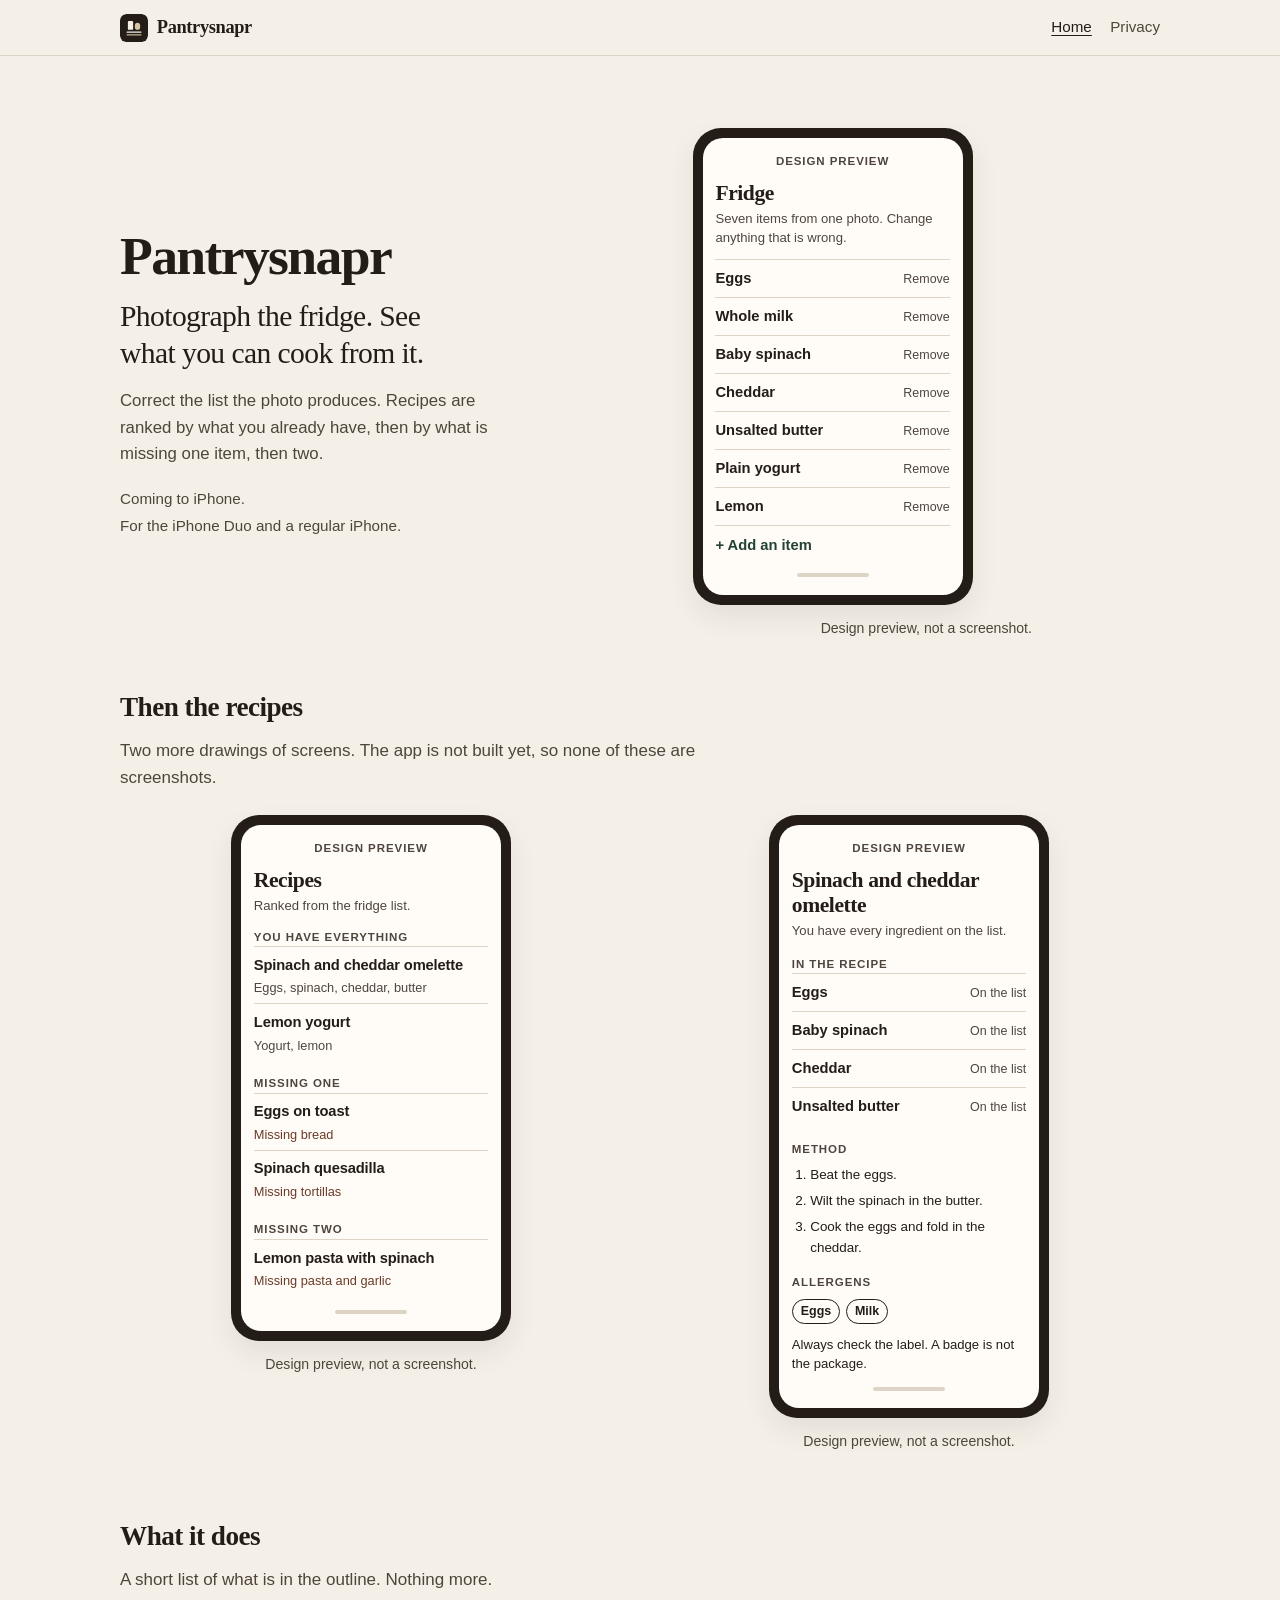
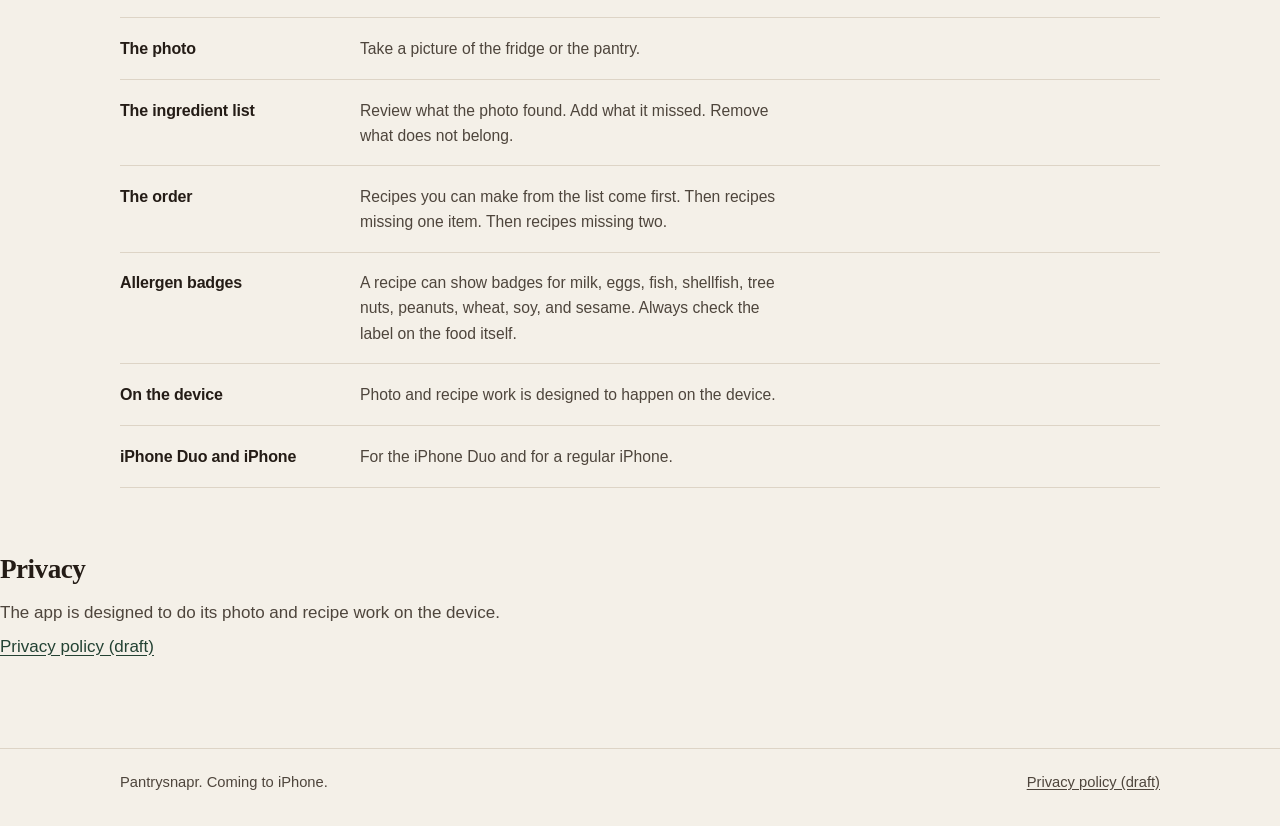
<file: index.html>
<!DOCTYPE html>
<html lang="en">
<head>
  <meta charset="utf-8">
  <meta name="viewport" content="width=device-width, initial-scale=1">
  <title>Pantrysnapr — a photo of the fridge, then recipes from what is in it</title>
  <meta name="description" content="Pantrysnapr is an upcoming iPhone app. Photograph the fridge or pantry, edit the ingredient list, and see recipes ranked by what you already have, then what is missing one or two items. Allergens are badged. Coming to iPhone.">
  <meta name="theme-color" content="#f4f0e8">
  <link rel="icon" href="favicon.svg" type="image/svg+xml">
  <link rel="stylesheet" href="styles.css">
</head>
<body>
  <a class="skip" href="#main">Skip to content</a>

  <header class="site-header">
    <nav class="nav" aria-label="Primary">
      <a class="brand" href="index.html" aria-current="page">
        <img class="brand-mark" src="favicon.svg" width="28" height="28" alt="">
        <span>Pantrysnapr</span>
      </a>
      <ul class="nav-links">
        <li><a href="index.html" aria-current="page">Home</a></li>
        <li><a href="privacy.html">Privacy</a></li>
      </ul>
    </nav>
  </header>

  <main id="main">
    <section class="hero" aria-labelledby="site-title">
      <div class="wrap hero-inner">
        <div class="hero-copy">
          <p class="wordmark">Pantrysnapr</p>
          <h1 id="site-title">Photograph the fridge. See what you can cook from it.</h1>
          <p class="lede">Correct the list the photo produces. Recipes are ranked by what you already have, then by what is missing one item, then two.</p>
          <p class="device-note">Coming to iPhone.</p>
          <p class="device-note">For the iPhone Duo and a regular iPhone.</p>
        </div>

        <figure class="hero-visual">
          <div class="phone">
            <div class="phone-frame">
              <div class="phone-screen">
                <p class="preview-tag">Design preview</p>
                <p class="screen-title">Fridge</p>
                <p class="screen-sub">Seven items from one photo. Change anything that is wrong.</p>
                <ul class="ing-list">
                  <li><span>Eggs</span><span class="row-action">Remove</span></li>
                  <li><span>Whole milk</span><span class="row-action">Remove</span></li>
                  <li><span>Baby spinach</span><span class="row-action">Remove</span></li>
                  <li><span>Cheddar</span><span class="row-action">Remove</span></li>
                  <li><span>Unsalted butter</span><span class="row-action">Remove</span></li>
                  <li><span>Plain yogurt</span><span class="row-action">Remove</span></li>
                  <li><span>Lemon</span><span class="row-action">Remove</span></li>
                </ul>
                <p class="add-row"><span aria-hidden="true">+</span> Add an item</p>
                <div class="home-bar" aria-hidden="true"></div>
              </div>
            </div>
          </div>
          <figcaption class="caption">Design preview, not a screenshot.</figcaption>
        </figure>
      </div>
    </section>

    <section class="screens" id="screens" aria-labelledby="screens-title">
      <div class="wrap">
        <div class="screens-head">
          <h2 id="screens-title">Then the recipes</h2>
          <p>Two more drawings of screens. The app is not built yet, so none of these are screenshots.</p>
        </div>
        <div class="screen-grid">
          <figure class="phone">
            <div class="phone-frame">
              <div class="phone-screen">
                <p class="preview-tag">Design preview</p>
                <p class="screen-title">Recipes</p>
                <p class="screen-sub">Ranked from the fridge list.</p>

                <h3 class="group">You have everything</h3>
                <ul class="recipe-list">
                  <li>
                    <p class="recipe-name">Spinach and cheddar omelette</p>
                    <p class="recipe-meta">Eggs, spinach, cheddar, butter</p>
                  </li>
                  <li>
                    <p class="recipe-name">Lemon yogurt</p>
                    <p class="recipe-meta">Yogurt, lemon</p>
                  </li>
                </ul>

                <h3 class="group">Missing one</h3>
                <ul class="recipe-list">
                  <li>
                    <p class="recipe-name">Eggs on toast</p>
                    <p class="recipe-meta missing">Missing bread</p>
                  </li>
                  <li>
                    <p class="recipe-name">Spinach quesadilla</p>
                    <p class="recipe-meta missing">Missing tortillas</p>
                  </li>
                </ul>

                <h3 class="group">Missing two</h3>
                <ul class="recipe-list">
                  <li>
                    <p class="recipe-name">Lemon pasta with spinach</p>
                    <p class="recipe-meta missing">Missing pasta and garlic</p>
                  </li>
                </ul>
                <div class="home-bar" aria-hidden="true"></div>
              </div>
            </div>
            <figcaption class="caption">Design preview, not a screenshot.</figcaption>
          </figure>

          <figure class="phone">
            <div class="phone-frame">
              <div class="phone-screen">
                <p class="preview-tag">Design preview</p>
                <p class="screen-title">Spinach and cheddar omelette</p>
                <p class="screen-sub">You have every ingredient on the list.</p>

                <h3 class="detail-label">In the recipe</h3>
                <ul class="detail-list">
                  <li><span>Eggs</span><span class="have">On the list</span></li>
                  <li><span>Baby spinach</span><span class="have">On the list</span></li>
                  <li><span>Cheddar</span><span class="have">On the list</span></li>
                  <li><span>Unsalted butter</span><span class="have">On the list</span></li>
                </ul>

                <h3 class="detail-label">Method</h3>
                <ol class="method">
                  <li>Beat the eggs.</li>
                  <li>Wilt the spinach in the butter.</li>
                  <li>Cook the eggs and fold in the cheddar.</li>
                </ol>

                <h3 class="detail-label">Allergens</h3>
                <ul class="badges">
                  <li>Eggs</li>
                  <li>Milk</li>
                </ul>
                <p class="label-note">Always check the label. A badge is not the package.</p>
                <div class="home-bar" aria-hidden="true"></div>
              </div>
            </div>
            <figcaption class="caption">Design preview, not a screenshot.</figcaption>
          </figure>
        </div>
      </div>
    </section>

    <section class="features" id="does" aria-labelledby="does-title">
      <div class="wrap">
        <div class="features-head">
          <h2 id="does-title">What it does</h2>
          <p>A short list of what is in the outline. Nothing more.</p>
        </div>
        <ul class="feature-list">
          <li>
            <h3>The photo</h3>
            <p>Take a picture of the fridge or the pantry.</p>
          </li>
          <li>
            <h3>The ingredient list</h3>
            <p>Review what the photo found. Add what it missed. Remove what does not belong.</p>
          </li>
          <li>
            <h3>The order</h3>
            <p>Recipes you can make from the list come first. Then recipes missing one item. Then recipes missing two.</p>
          </li>
          <li>
            <h3>Allergen badges</h3>
            <p>A recipe can show badges for milk, eggs, fish, shellfish, tree nuts, peanuts, wheat, soy, and sesame. Always check the label on the food itself.</p>
          </li>
          <li>
            <h3>On the device</h3>
            <p>Photo and recipe work is designed to happen on the device.</p>
          </li>
          <li>
            <h3>iPhone Duo and iPhone</h3>
            <p>For the iPhone Duo and for a regular iPhone.</p>
          </li>
        </ul>
      </div>
    </section>

    <section class="privacy-band" id="privacy" aria-labelledby="privacy-title">
      <div class="wrap privacy-block">
        <h2 id="privacy-title">Privacy</h2>
        <p>The app is designed to do its photo and recipe work on the device.</p>
        <p><a href="privacy.html">Privacy policy (draft)</a></p>
      </div>
    </section>
  </main>

  <footer class="site-footer">
    <div class="wrap footer-inner">
      <p>Pantrysnapr. Coming to iPhone.</p>
      <div class="footer-links">
        <a href="privacy.html">Privacy policy (draft)</a>
      </div>
    </div>
  </footer>
</body>
</html>
</file>
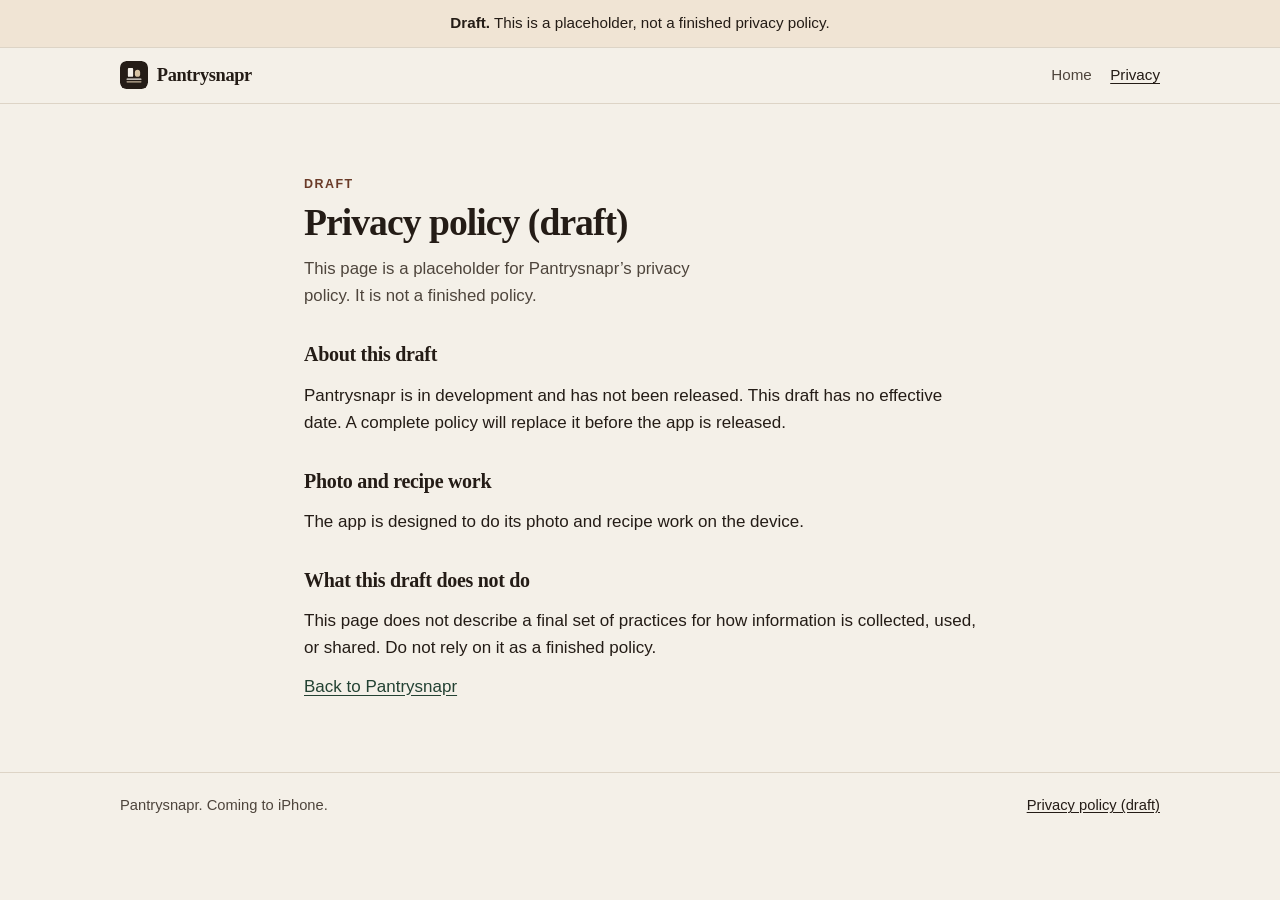
<file: privacy.html>
<!DOCTYPE html>
<html lang="en">
<head>
  <meta charset="utf-8">
  <meta name="viewport" content="width=device-width, initial-scale=1">
  <title>Privacy policy (draft) — Pantrysnapr</title>
  <meta name="description" content="Draft privacy policy for Pantrysnapr. A placeholder, not a finished policy. Photo and recipe work is designed to happen on the device.">
  <meta name="theme-color" content="#f4f0e8">
  <link rel="icon" href="favicon.svg" type="image/svg+xml">
  <link rel="stylesheet" href="styles.css">
</head>
<body>
  <a class="skip" href="#main">Skip to content</a>
  <p class="draft-banner"><strong>Draft.</strong> This is a placeholder, not a finished privacy policy.</p>

  <header class="site-header">
    <nav class="nav" aria-label="Primary">
      <a class="brand" href="index.html">
        <img class="brand-mark" src="favicon.svg" width="28" height="28" alt="">
        <span>Pantrysnapr</span>
      </a>
      <ul class="nav-links">
        <li><a href="index.html">Home</a></li>
        <li><a href="privacy.html" aria-current="page">Privacy</a></li>
      </ul>
    </nav>
  </header>

  <main id="main" class="page">
    <article class="page-narrow">
      <p class="kicker">Draft</p>
      <h1>Privacy policy (draft)</h1>
      <p class="lede">This page is a placeholder for Pantrysnapr’s privacy policy. It is not a finished policy.</p>

      <h2>About this draft</h2>
      <p>Pantrysnapr is in development and has not been released. This draft has no effective date. A complete policy will replace it before the app is released.</p>

      <h2>Photo and recipe work</h2>
      <p>The app is designed to do its photo and recipe work on the device.</p>

      <h2>What this draft does not do</h2>
      <p>This page does not describe a final set of practices for how information is collected, used, or shared. Do not rely on it as a finished policy.</p>

      <p><a href="index.html">Back to Pantrysnapr</a></p>
    </article>
  </main>

  <footer class="site-footer">
    <div class="wrap footer-inner">
      <p>Pantrysnapr. Coming to iPhone.</p>
      <div class="footer-links">
        <a href="privacy.html" aria-current="page">Privacy policy (draft)</a>
      </div>
    </div>
  </footer>
</body>
</html>
</file>
<file: styles.css>
/* Pantrysnapr outline. One paper color, one type pair, no theme switch. */

:root {
  --bg: #f4f0e8;
  --ink: #241c16;
  --muted: #4e453c;
  --line: #ddd4c6;
  --link: #234233;
  --accent: #2c4a38;
  --panel: #fffcf8;
  --draft: #f0e4d4;
  --missing: #6a3b28;
  --max: 1040px;
  --pad: clamp(1.25rem, 4vw, 2.5rem);
  --font: "Avenir Next", Avenir, "Segoe UI", "Helvetica Neue", Helvetica, sans-serif;
  --display: "Iowan Old Style", "Palatino Linotype", Palatino, "Book Antiqua", Georgia, serif;
  color-scheme: light;
}

*,
*::before,
*::after {
  box-sizing: border-box;
}

html {
  scroll-padding-top: 4.5rem;
}

@media (prefers-reduced-motion: no-preference) {
  html {
    scroll-behavior: smooth;
  }
}

body {
  margin: 0;
  min-height: 100vh;
  background: var(--bg);
  color: var(--ink);
  font: 17px/1.6 var(--font);
  text-rendering: optimizeLegibility;
}

img,
svg {
  max-width: 100%;
  height: auto;
  vertical-align: middle;
}

a {
  color: var(--link);
  text-underline-offset: 0.16em;
}

a:visited {
  color: var(--link);
}

a:hover {
  text-decoration-thickness: 2px;
}

:focus-visible {
  outline: 2px solid var(--accent);
  outline-offset: 3px;
}

.skip {
  position: absolute;
  left: -9999px;
  top: 0;
}

.skip:focus {
  left: var(--pad);
  top: 0.75rem;
  z-index: 100;
  background: var(--ink);
  color: var(--bg);
  padding: 0.5rem 0.75rem;
  text-decoration: none;
}

.wrap {
  width: min(100% - 2 * var(--pad), var(--max));
  margin-inline: auto;
}

.site-header {
  position: sticky;
  top: 0;
  z-index: 20;
  background: var(--bg);
  border-bottom: 1px solid var(--line);
}

.nav {
  display: flex;
  flex-wrap: wrap;
  align-items: center;
  justify-content: space-between;
  gap: 0.25rem 1rem;
  width: min(100% - 2 * var(--pad), var(--max));
  margin-inline: auto;
  padding: 0.35rem 0;
}

.brand {
  display: inline-flex;
  align-items: center;
  gap: 0.55rem;
  min-height: 44px;
  color: var(--ink);
  text-decoration: none;
  font-family: var(--display);
  font-weight: 600;
  font-size: 1.15rem;
  letter-spacing: -0.02em;
}

.brand:hover {
  color: var(--ink);
  text-decoration: none;
}

.brand-mark {
  flex: none;
  width: 1.75rem;
  height: 1.75rem;
  border-radius: 0.4rem;
}

.nav-links {
  display: flex;
  gap: 0.35rem 1.15rem;
  list-style: none;
  margin: 0;
  padding: 0;
  font-size: 0.95rem;
}

.nav-links a {
  display: inline-flex;
  align-items: center;
  min-height: 44px;
  color: var(--muted);
  text-decoration: none;
}

.nav-links a:hover,
.nav-links a[aria-current="page"] {
  color: var(--ink);
  text-decoration: underline;
  text-underline-offset: 0.2em;
}

.hero {
  padding: clamp(2.5rem, 7vw, 4.5rem) 0 clamp(2rem, 5vw, 3rem);
}

.hero-inner {
  display: grid;
  gap: clamp(2rem, 5vw, 3.5rem);
  align-items: start;
}

@media (min-width: 860px) {
  .hero-inner {
    grid-template-columns: 1.05fr 0.95fr;
    align-items: center;
  }
}

.wordmark {
  margin: 0 0 0.85rem;
  font-family: var(--display);
  font-size: clamp(2.4rem, 6vw, 3.35rem);
  font-weight: 600;
  letter-spacing: -0.03em;
  line-height: 1.05;
}

.hero h1 {
  margin: 0 0 1rem;
  max-width: 22ch;
  font-family: var(--display);
  font-size: clamp(1.45rem, 3.2vw, 1.85rem);
  font-weight: 500;
  letter-spacing: -0.02em;
  line-height: 1.25;
}

.lede {
  margin: 0 0 1.15rem;
  max-width: 42ch;
  color: var(--muted);
  font-size: 1.05rem;
}

.device-note {
  margin: 0;
  color: var(--muted);
  font-size: 0.95rem;
}

.device-note + .device-note {
  margin-top: 0.2rem;
}

.hero-visual {
  margin: 0;
}

.caption {
  margin: 0.85rem auto 0;
  max-width: 28ch;
  color: var(--muted);
  font-size: 0.88rem;
  line-height: 1.4;
  text-align: center;
  text-wrap: balance;
}

.screens {
  padding: 0 0 clamp(2.5rem, 6vw, 3.5rem);
}

.screens-head,
.features-head,
.privacy-block {
  max-width: 40rem;
  margin: 0 0 1.5rem;
}

.screens-head h2,
.features-head h2,
.privacy-block h2 {
  margin: 0 0 0.45rem;
  font-family: var(--display);
  font-size: clamp(1.4rem, 3vw, 1.7rem);
  font-weight: 600;
  letter-spacing: -0.02em;
}

.screens-head p,
.features-head p,
.privacy-block p {
  margin: 0.45rem 0 0;
  color: var(--muted);
}

.screen-grid {
  display: grid;
  gap: 2.25rem;
  justify-items: center;
}

@media (min-width: 800px) {
  .screen-grid {
    grid-template-columns: 1fr 1fr;
    align-items: start;
  }
}

.phone {
  margin: 0;
  width: min(100%, 280px);
}

.phone-frame {
  background: var(--ink);
  border-radius: 28px;
  padding: 10px;
  box-shadow: 0 12px 28px rgba(36, 28, 22, 0.08);
}

.phone-screen {
  background: var(--panel);
  border-radius: 20px;
  padding: 0.85rem 0.8rem 0.95rem;
  color: var(--ink);
}

.preview-tag {
  margin: 0 0 0.65rem;
  color: var(--muted);
  font-size: 0.72rem;
  font-weight: 600;
  letter-spacing: 0.08em;
  text-transform: uppercase;
  text-align: center;
}

.screen-title {
  margin: 0;
  font-family: var(--display);
  font-size: 1.35rem;
  font-weight: 600;
  letter-spacing: -0.02em;
  line-height: 1.15;
}

.screen-sub {
  margin: 0.3rem 0 0.75rem;
  color: var(--muted);
  font-size: 0.82rem;
  line-height: 1.4;
}

.ing-list,
.recipe-list,
.detail-list,
.method {
  list-style: none;
  margin: 0;
  padding: 0;
}

.ing-list li,
.recipe-list li,
.detail-list li {
  display: flex;
  justify-content: space-between;
  align-items: baseline;
  gap: 0.75rem;
  padding: 0.42rem 0;
  border-top: 1px solid var(--line);
  font-size: 0.92rem;
}

.ing-list li span:first-child,
.detail-list li span:first-child {
  font-weight: 600;
}

.row-action,
.have {
  color: var(--muted);
  font-size: 0.78rem;
  font-weight: 500;
}

.add-row {
  margin: 0;
  padding: 0.5rem 0 0.15rem;
  border-top: 1px solid var(--line);
  color: var(--link);
  font-size: 0.92rem;
  font-weight: 600;
}

.group {
  margin: 0.85rem 0 0;
  color: var(--muted);
  font-size: 0.72rem;
  font-weight: 600;
  letter-spacing: 0.08em;
  text-transform: uppercase;
}

.group:first-of-type {
  margin-top: 0;
}

.recipe-list li {
  display: block;
}

.recipe-name {
  margin: 0;
  font-weight: 600;
  letter-spacing: -0.01em;
}

.recipe-meta {
  margin: 0.12rem 0 0;
  color: var(--muted);
  font-size: 0.8rem;
  line-height: 1.35;
}

.recipe-meta.missing {
  color: var(--missing);
}

.detail-label {
  margin: 0.9rem 0 0;
  font-size: 0.72rem;
  font-weight: 600;
  letter-spacing: 0.08em;
  text-transform: uppercase;
  color: var(--muted);
}

.badges {
  display: flex;
  flex-wrap: wrap;
  gap: 0.35rem;
  list-style: none;
  margin: 0.45rem 0 0;
  padding: 0;
}

.badges li {
  border: 1px solid var(--ink);
  border-radius: 999px;
  padding: 0.12rem 0.5rem;
  font-size: 0.78rem;
  font-weight: 600;
}

.label-note {
  margin: 0.65rem 0 0;
  color: var(--ink);
  font-size: 0.82rem;
  line-height: 1.45;
}

.method {
  list-style: decimal;
  margin: 0.35rem 0 0;
  padding-left: 1.15rem;
  font-size: 0.84rem;
}

.method li + li {
  margin-top: 0.28rem;
}

.home-bar {
  width: 4.5rem;
  height: 4px;
  margin: 0.85rem auto 0.15rem;
  border-radius: 999px;
  background: var(--line);
}

.features {
  padding: 0.5rem 0 clamp(2.5rem, 6vw, 3.75rem);
}

.feature-list {
  list-style: none;
  margin: 0;
  padding: 0;
  border-top: 1px solid var(--line);
}

.feature-list li {
  display: grid;
  gap: 0.2rem 1.5rem;
  padding: 1.1rem 0;
  border-bottom: 1px solid var(--line);
}

@media (min-width: 720px) {
  .feature-list li {
    grid-template-columns: 13.5rem 1fr;
    align-items: baseline;
  }
}

.feature-list h3 {
  margin: 0;
  font-size: 1rem;
  font-weight: 600;
  letter-spacing: -0.01em;
}

.feature-list p {
  margin: 0;
  max-width: 48ch;
  color: var(--muted);
  font-size: 0.98rem;
}

.privacy-band {
  padding: 0 0 clamp(2.75rem, 6vw, 4rem);
}

.site-footer {
  border-top: 1px solid var(--line);
  padding: 1.35rem 0 2rem;
  color: var(--muted);
  font-size: 0.92rem;
}

.footer-inner {
  display: flex;
  flex-wrap: wrap;
  justify-content: space-between;
  gap: 0.65rem 1.5rem;
}

.footer-inner p {
  margin: 0;
}

.footer-links {
  display: flex;
  flex-wrap: wrap;
  gap: 0.85rem 1.15rem;
}

.footer-links a {
  color: var(--muted);
}

.footer-links a:hover,
.footer-links a[aria-current="page"] {
  color: var(--ink);
}

.draft-banner {
  margin: 0;
  padding: 0.7rem var(--pad);
  background: var(--draft);
  color: var(--ink);
  border-bottom: 1px solid var(--line);
  text-align: center;
  font-size: 0.95rem;
}

.page {
  padding: clamp(2.5rem, 6vw, 3.75rem) 0 clamp(3rem, 7vw, 4.5rem);
}

.page-narrow {
  width: min(100% - 2 * var(--pad), 42rem);
  margin-inline: auto;
}

.page h1 {
  margin: 0.35rem 0 0.75rem;
  font-family: var(--display);
  font-size: clamp(1.9rem, 4vw, 2.35rem);
  font-weight: 600;
  letter-spacing: -0.025em;
  line-height: 1.15;
}

.page h2 {
  margin: 1.8rem 0 0.45rem;
  font-family: var(--display);
  font-size: 1.25rem;
  font-weight: 600;
  letter-spacing: -0.015em;
}

.page p {
  margin: 0.7rem 0 0;
}

.kicker {
  margin: 0;
  color: var(--missing);
  font-size: 0.78rem;
  font-weight: 600;
  letter-spacing: 0.12em;
  text-transform: uppercase;
}

@media (forced-colors: active) {
  .phone-frame,
  .badges li,
  .draft-banner {
    border: 1px solid CanvasText;
  }
}
</file>
